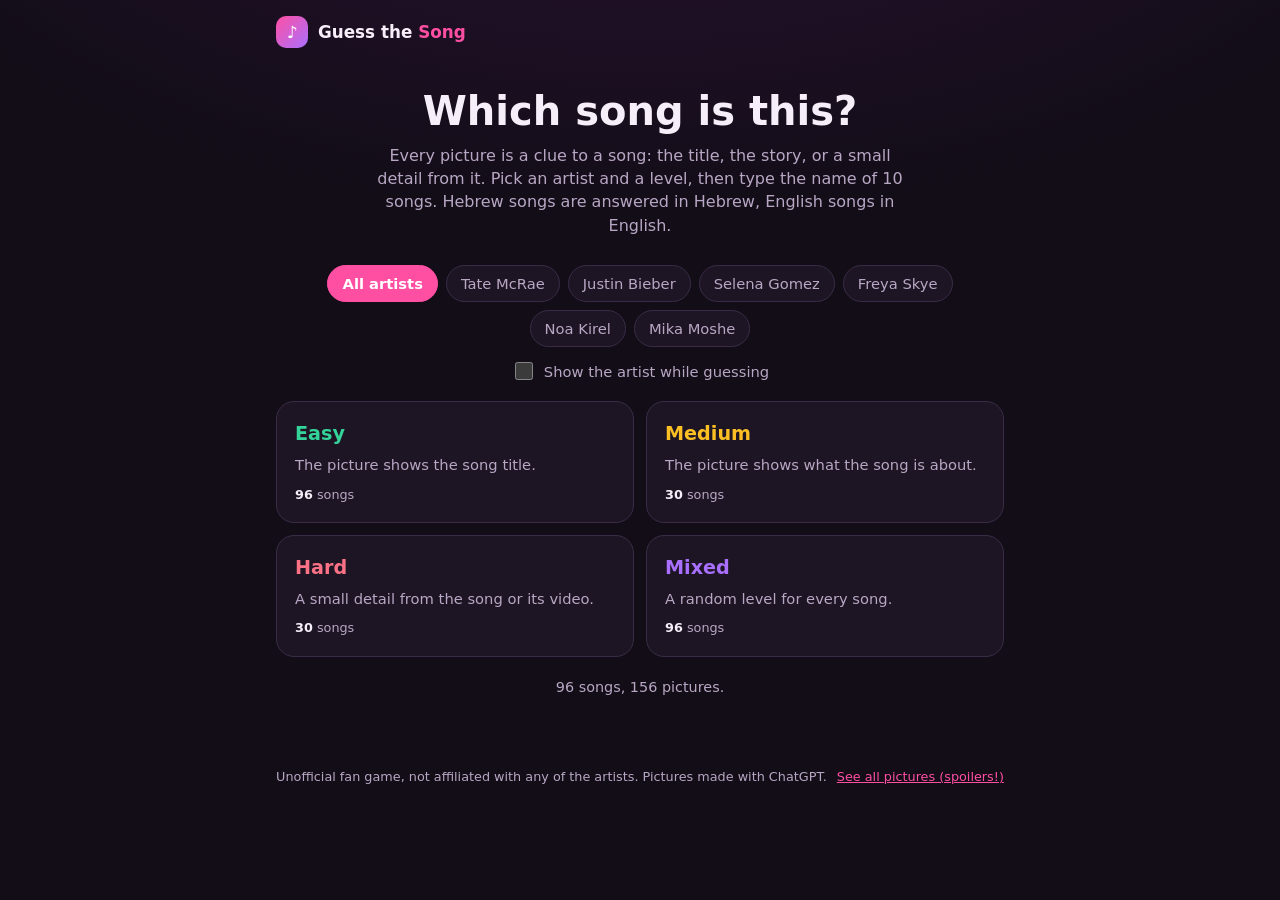
<file: index.html>
<!doctype html>
<html lang="en">
<head>
  <meta charset="utf-8">
  <meta name="viewport" content="width=device-width, initial-scale=1">
  <title>Guess the Song</title>
  <meta name="description" content="Guess the song from a picture clue: Tate McRae, Justin Bieber, Selena Gomez, Freya Skye, Noa Kirel and Mika Moshe.">
  <meta name="theme-color" content="#120d17">
  <link rel="icon" href="data:image/svg+xml,<svg xmlns='http://www.w3.org/2000/svg' viewBox='0 0 100 100'><text y='.9em' font-size='90'>🎤</text></svg>">
  <link rel="stylesheet" href="style.css">
  <meta property="og:title" content="Guess the Song">
  <meta property="og:description" content="Can you name the song from one picture? Tate McRae, Justin Bieber, Selena Gomez, Freya Skye, Noa Kirel and Mika Moshe.">
  <meta property="og:image" content="https://elddad.github.io/guess-the-tate-song/images/sports-car-easy.jpg">
  <meta property="og:url" content="https://elddad.github.io/guess-the-tate-song/">
  <meta name="twitter:card" content="summary_large_image">
</head>
<body>
  <header class="topbar">
    <button class="brand" id="home-btn" type="button" aria-label="Back to start">
      <span class="brand-mark" aria-hidden="true">♪</span>
      <span>Guess the <em>Song</em></span>
    </button>
    <div class="hud" id="hud" hidden>
      <div class="hud-item"><span class="hud-label">Score</span><span class="hud-value" id="hud-score">0</span></div>
      <div class="hud-item"><span class="hud-label">Streak</span><span class="hud-value" id="hud-streak">0</span></div>
    </div>
  </header>

  <main>
    <!-- Start -->
    <section id="screen-start" class="screen">
      <div class="intro">
        <h1>Which song is this?</h1>
        <p>Every picture is a clue to a song: the title, the story, or a small detail from it. Pick an artist and a level, then type the name of 10 songs. Hebrew songs are answered in Hebrew, English songs in English.</p>
      </div>
      <div class="artists" id="artists" role="group" aria-label="Artist"></div>
      <label class="setting">
        <input type="checkbox" id="show-artist">
        <span>Show the artist while guessing</span>
      </label>
      <div class="levels" id="levels"></div>
      <p class="status" id="start-status"></p>
    </section>

    <!-- Playing -->
    <section id="screen-play" class="screen" hidden>
      <div class="progress">
        <div class="progress-text"><span id="q-number">1</span> / <span id="q-total">10</span></div>
        <div class="progress-bar"><div class="progress-fill" id="progress-fill"></div></div>
        <span class="badge" id="q-level">Easy</span>
      </div>

      <figure class="clue">
        <div class="clue-frame" id="clue-frame">
          <img id="clue-img" alt="Picture clue" decoding="async">
        </div>
        <figcaption class="info-hint" id="info-hint" hidden></figcaption>
      </figure>

      <p class="answer-lang" id="answer-lang"></p>
      <form class="guess" id="guess-form" autocomplete="off">
        <input id="guess-input" class="guess-input" type="text" placeholder="Type the song name…"
               autocomplete="off" autocorrect="off" autocapitalize="off" spellcheck="false"
               enterkeyhint="go" aria-label="Song name">
        <button type="submit" class="btn primary" id="guess-btn">Guess</button>
      </form>
      <p class="guess-msg" id="guess-msg" aria-live="polite"></p>

      <div class="hint-row">
        <button type="button" class="btn ghost" id="hint-btn">Hint</button>
        <button type="button" class="btn ghost" id="giveup-btn">Give up</button>
      </div>

      <div class="feedback" id="feedback" hidden>
        <p class="feedback-title" id="feedback-title"></p>
        <p class="feedback-idea" id="feedback-idea"></p>
        <p class="feedback-guesses" id="feedback-guesses" hidden></p>
        <button type="button" class="btn primary" id="next-btn">Next song</button>
      </div>
    </section>

    <!-- Results -->
    <section id="screen-end" class="screen" hidden>
      <div class="result-card">
        <p class="result-label" id="end-level">Easy</p>
        <p class="result-score"><span id="end-score">0</span><small> / <span id="end-max">0</span></small></p>
        <p class="result-line" id="end-line"></p>
        <p class="result-best" id="end-best"></p>
        <div class="result-actions">
          <button type="button" class="btn primary" id="again-btn">Play again</button>
          <button type="button" class="btn ghost" id="change-btn">Change level</button>
        </div>
      </div>
      <ol class="recap" id="recap"></ol>
    </section>
  </main>

  <footer class="site-footer">
    Unofficial fan game, not affiliated with any of the artists. Pictures made with ChatGPT.
    <a href="gallery.html">See all pictures (spoilers!)</a>
  </footer>

  <script src="data/bundle.js"></script>
  <script src="game.js"></script>
</body>
</html>
</file>
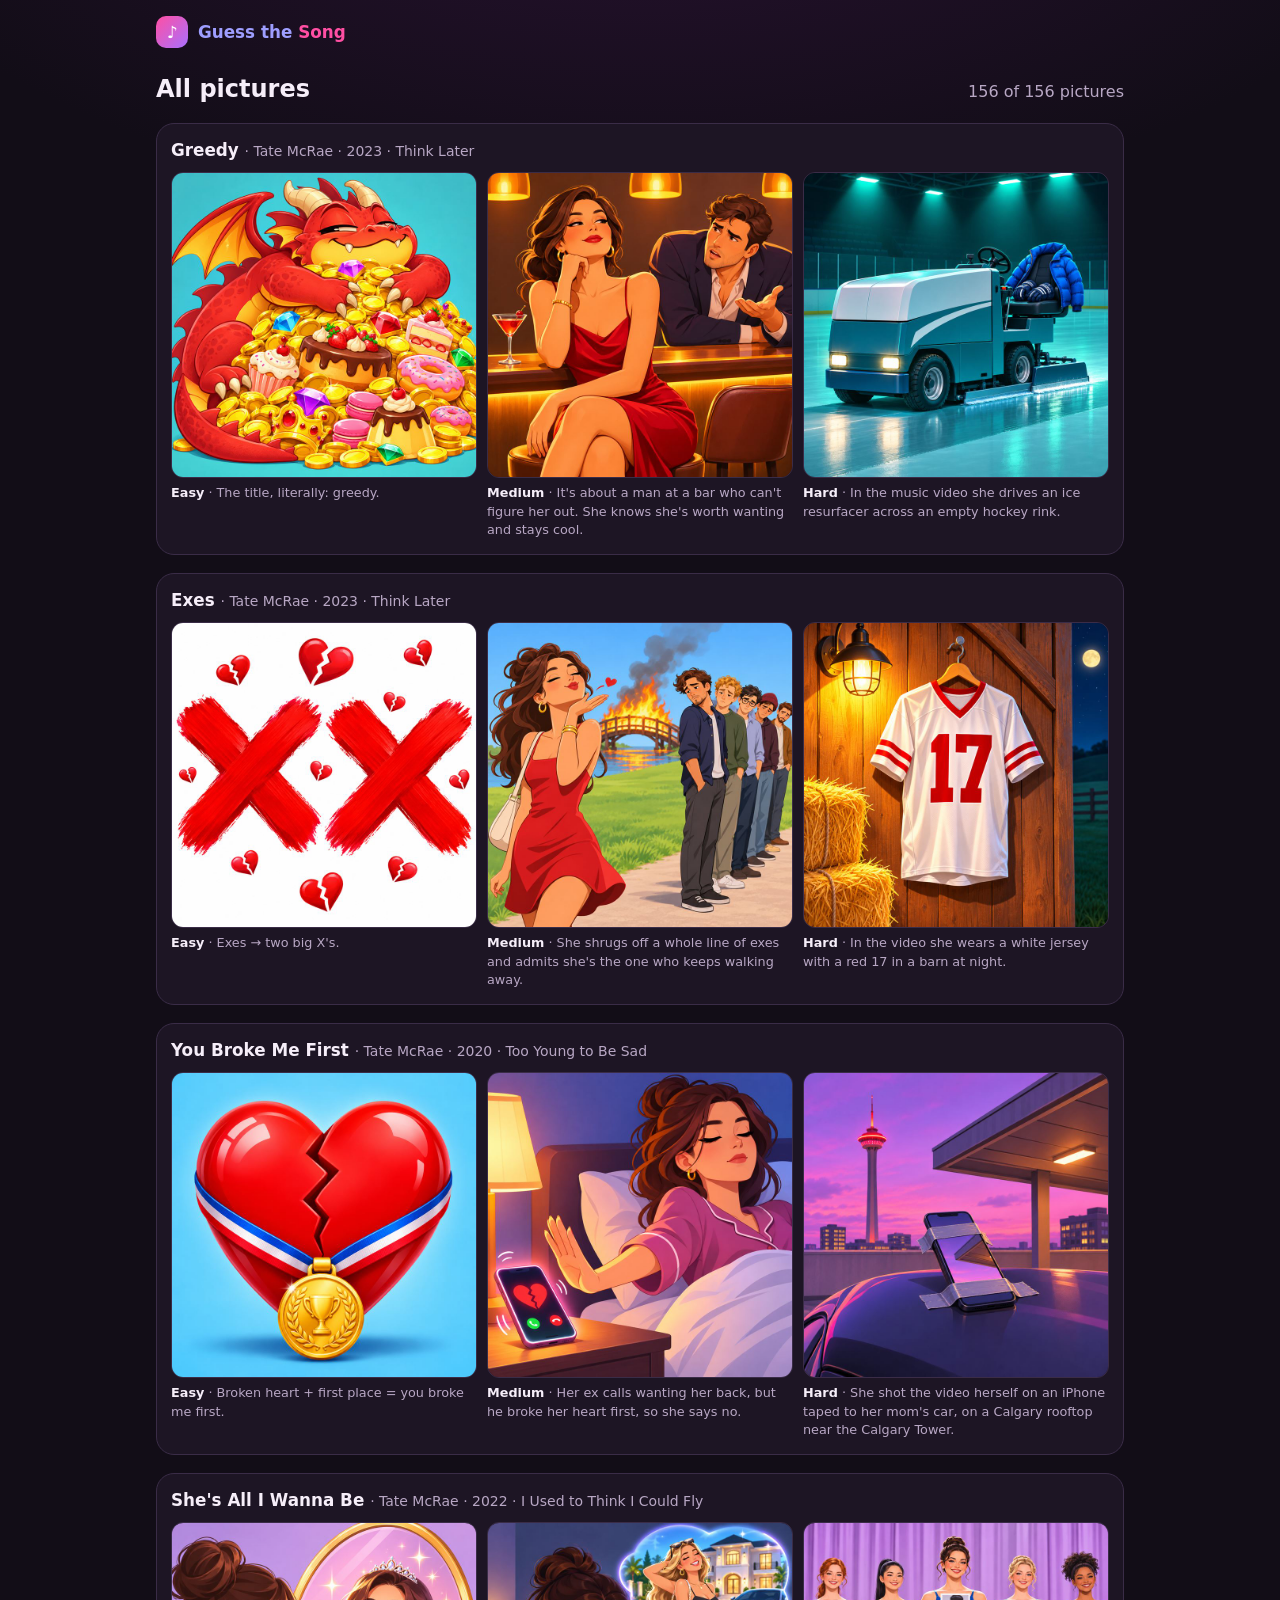
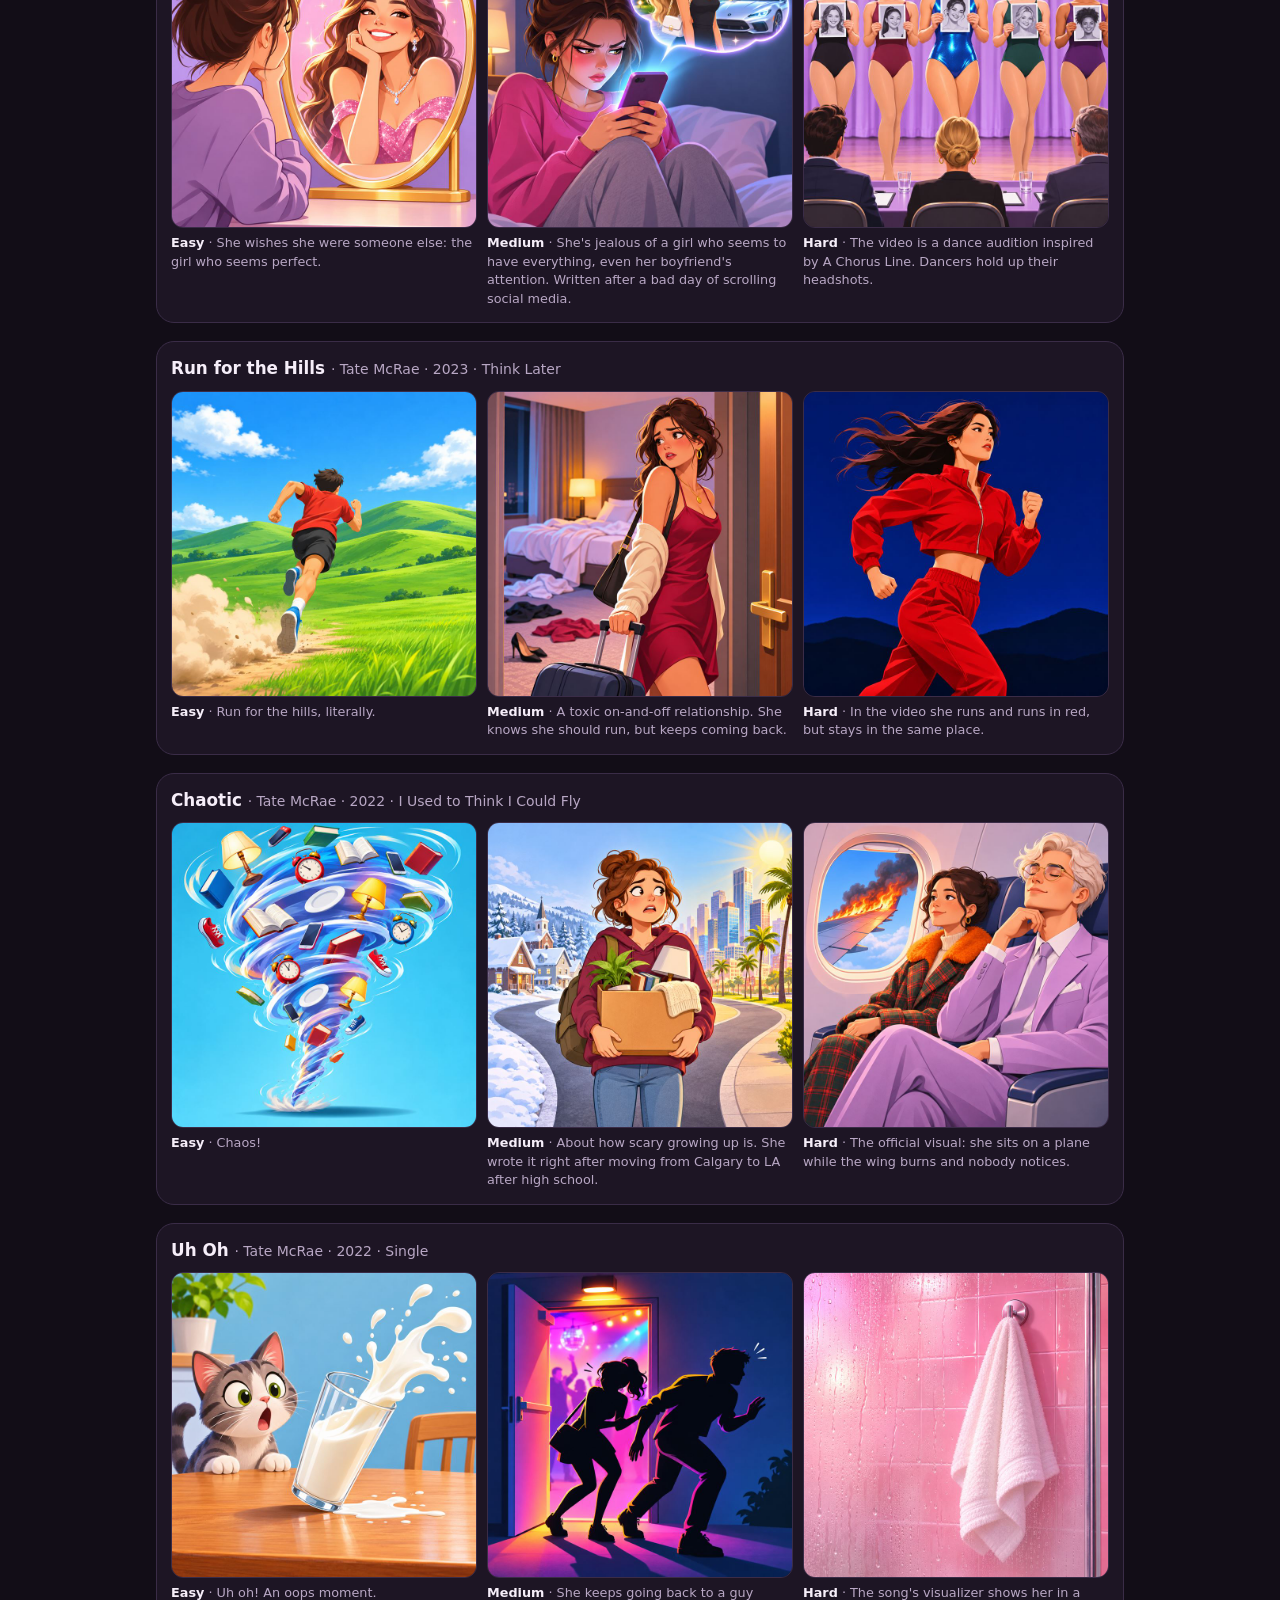
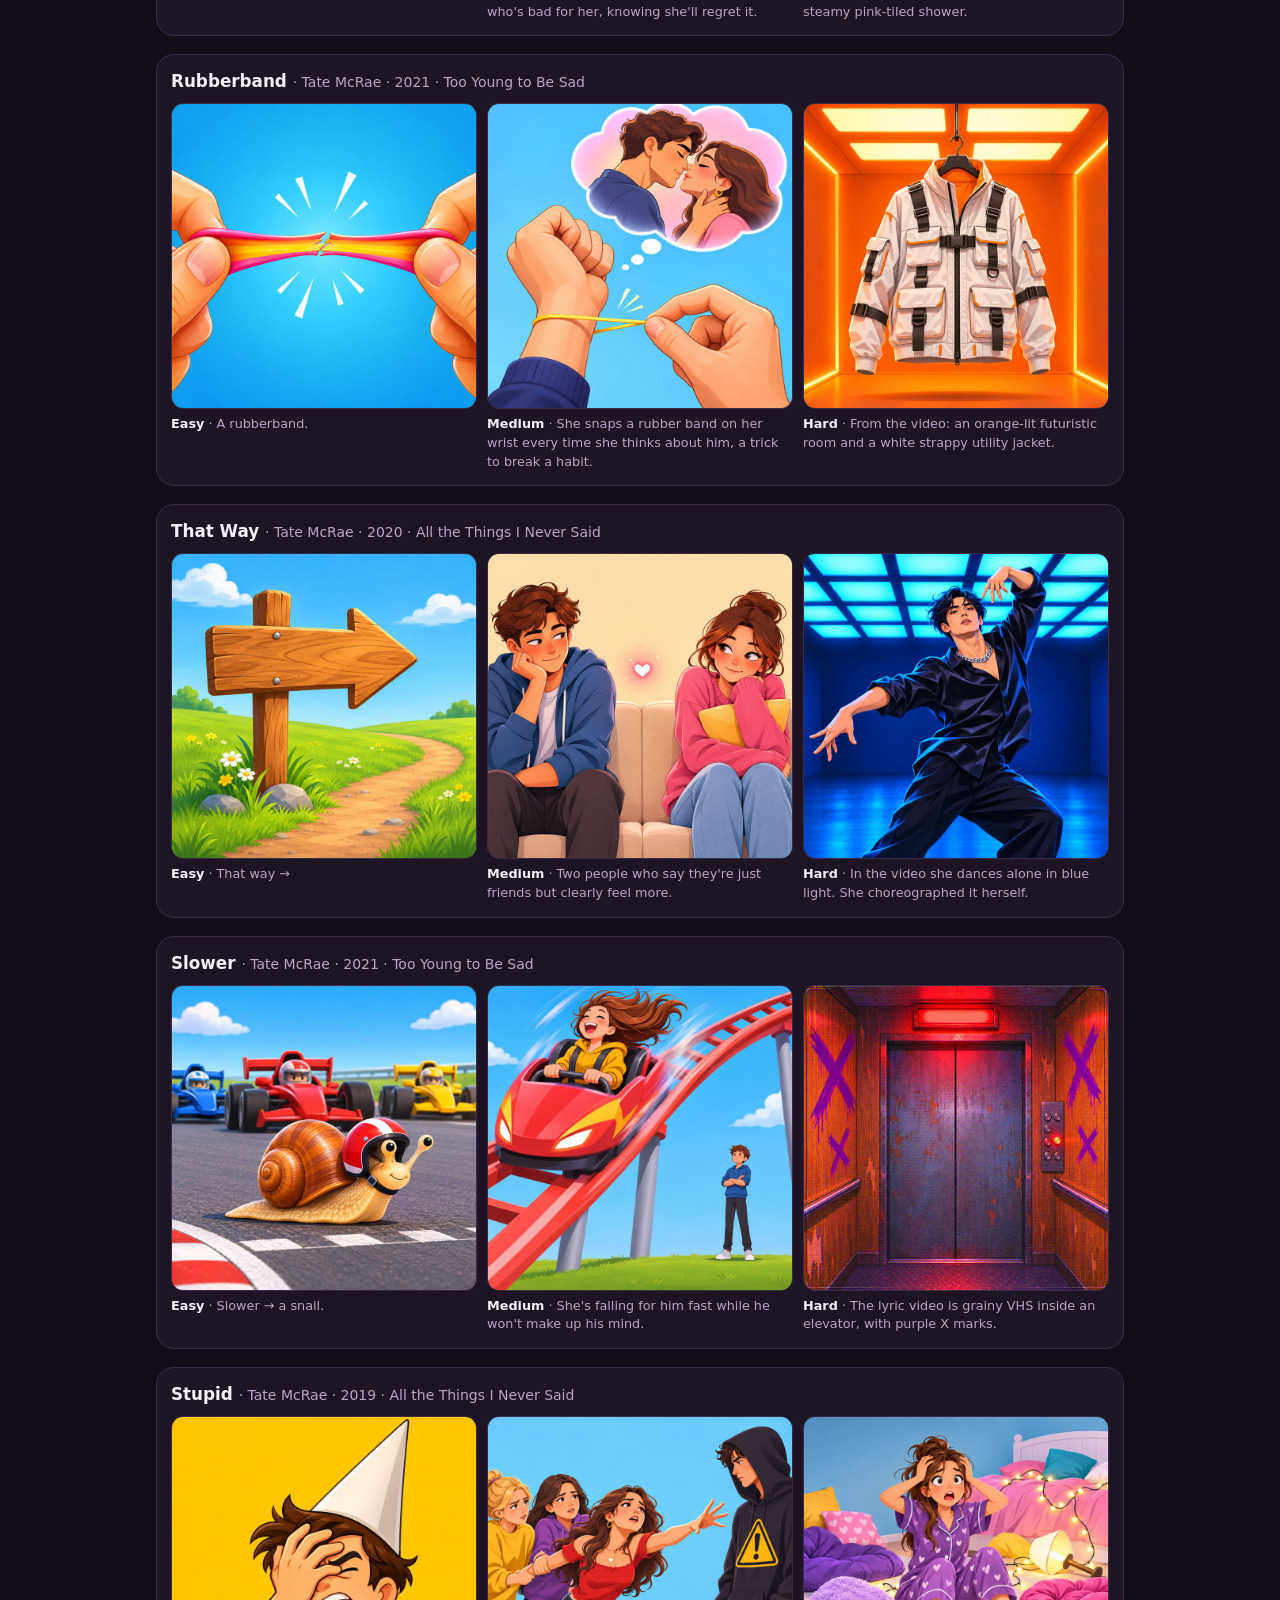
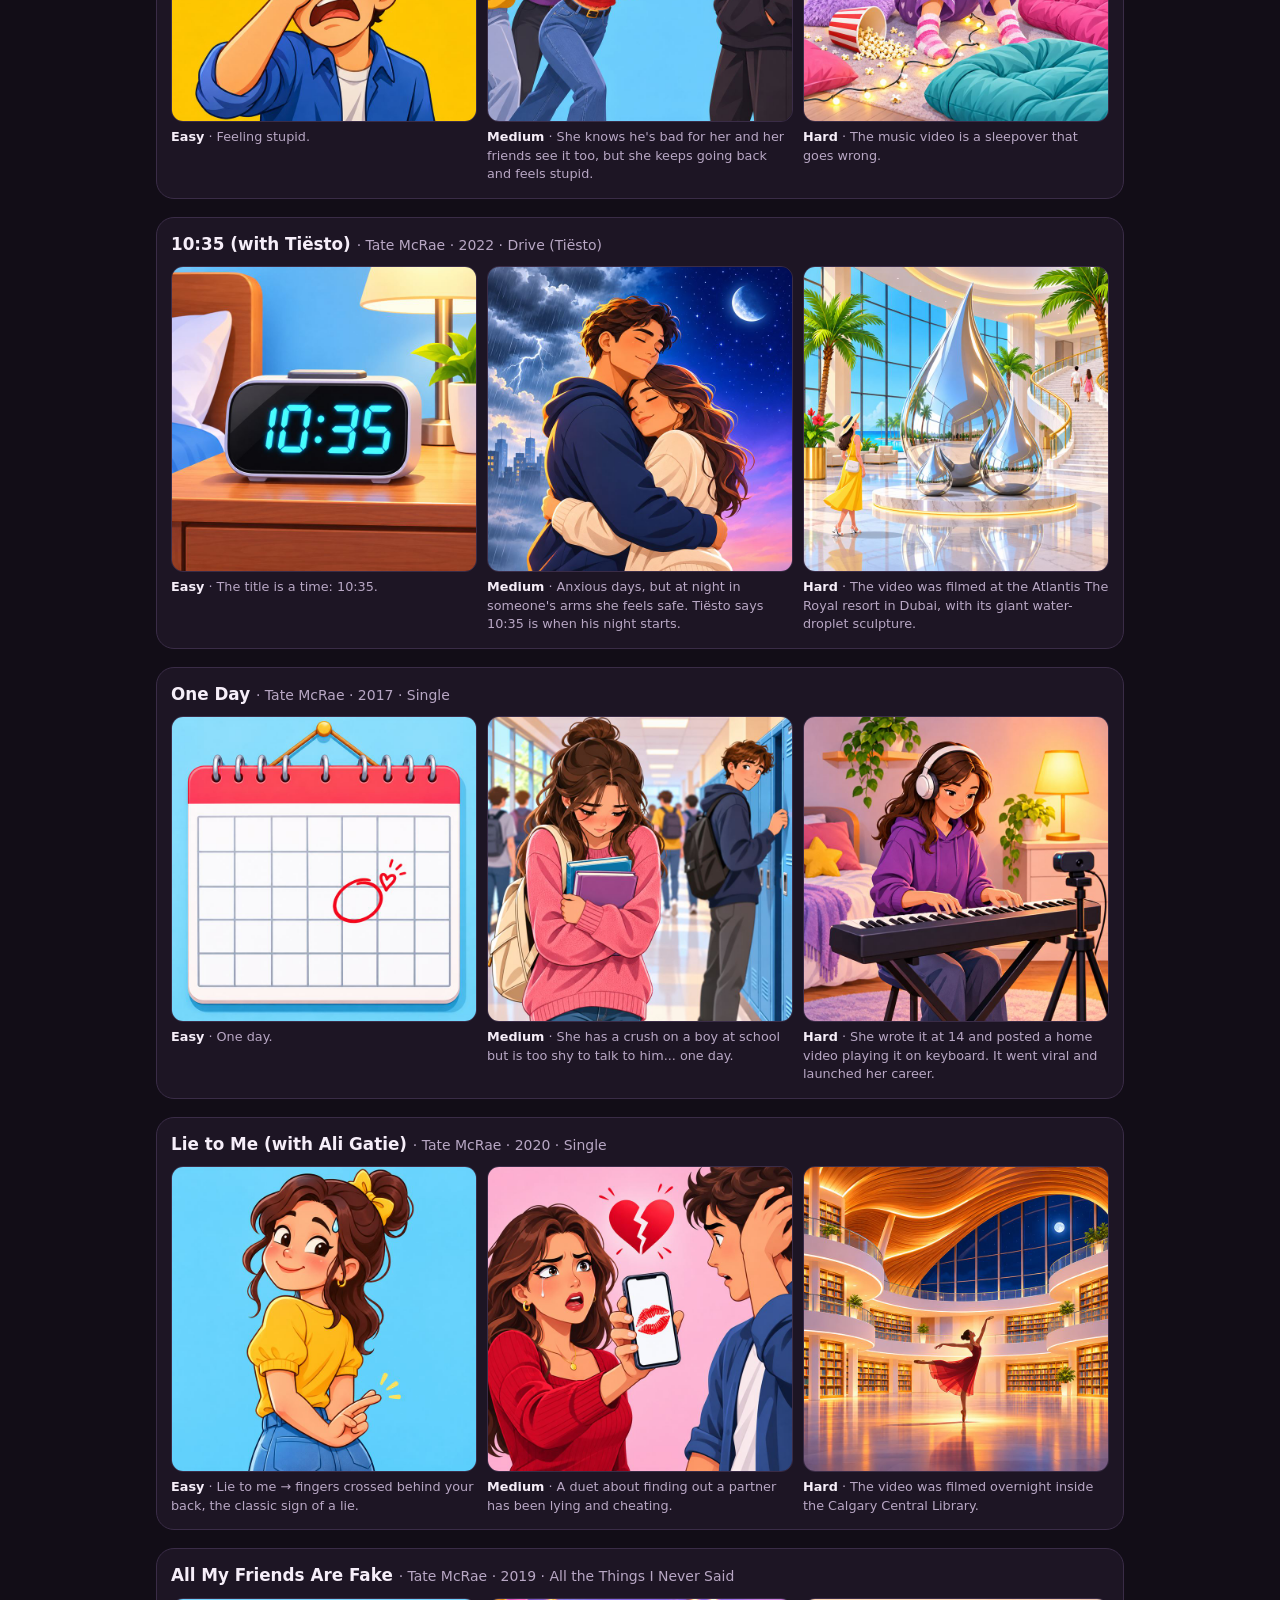
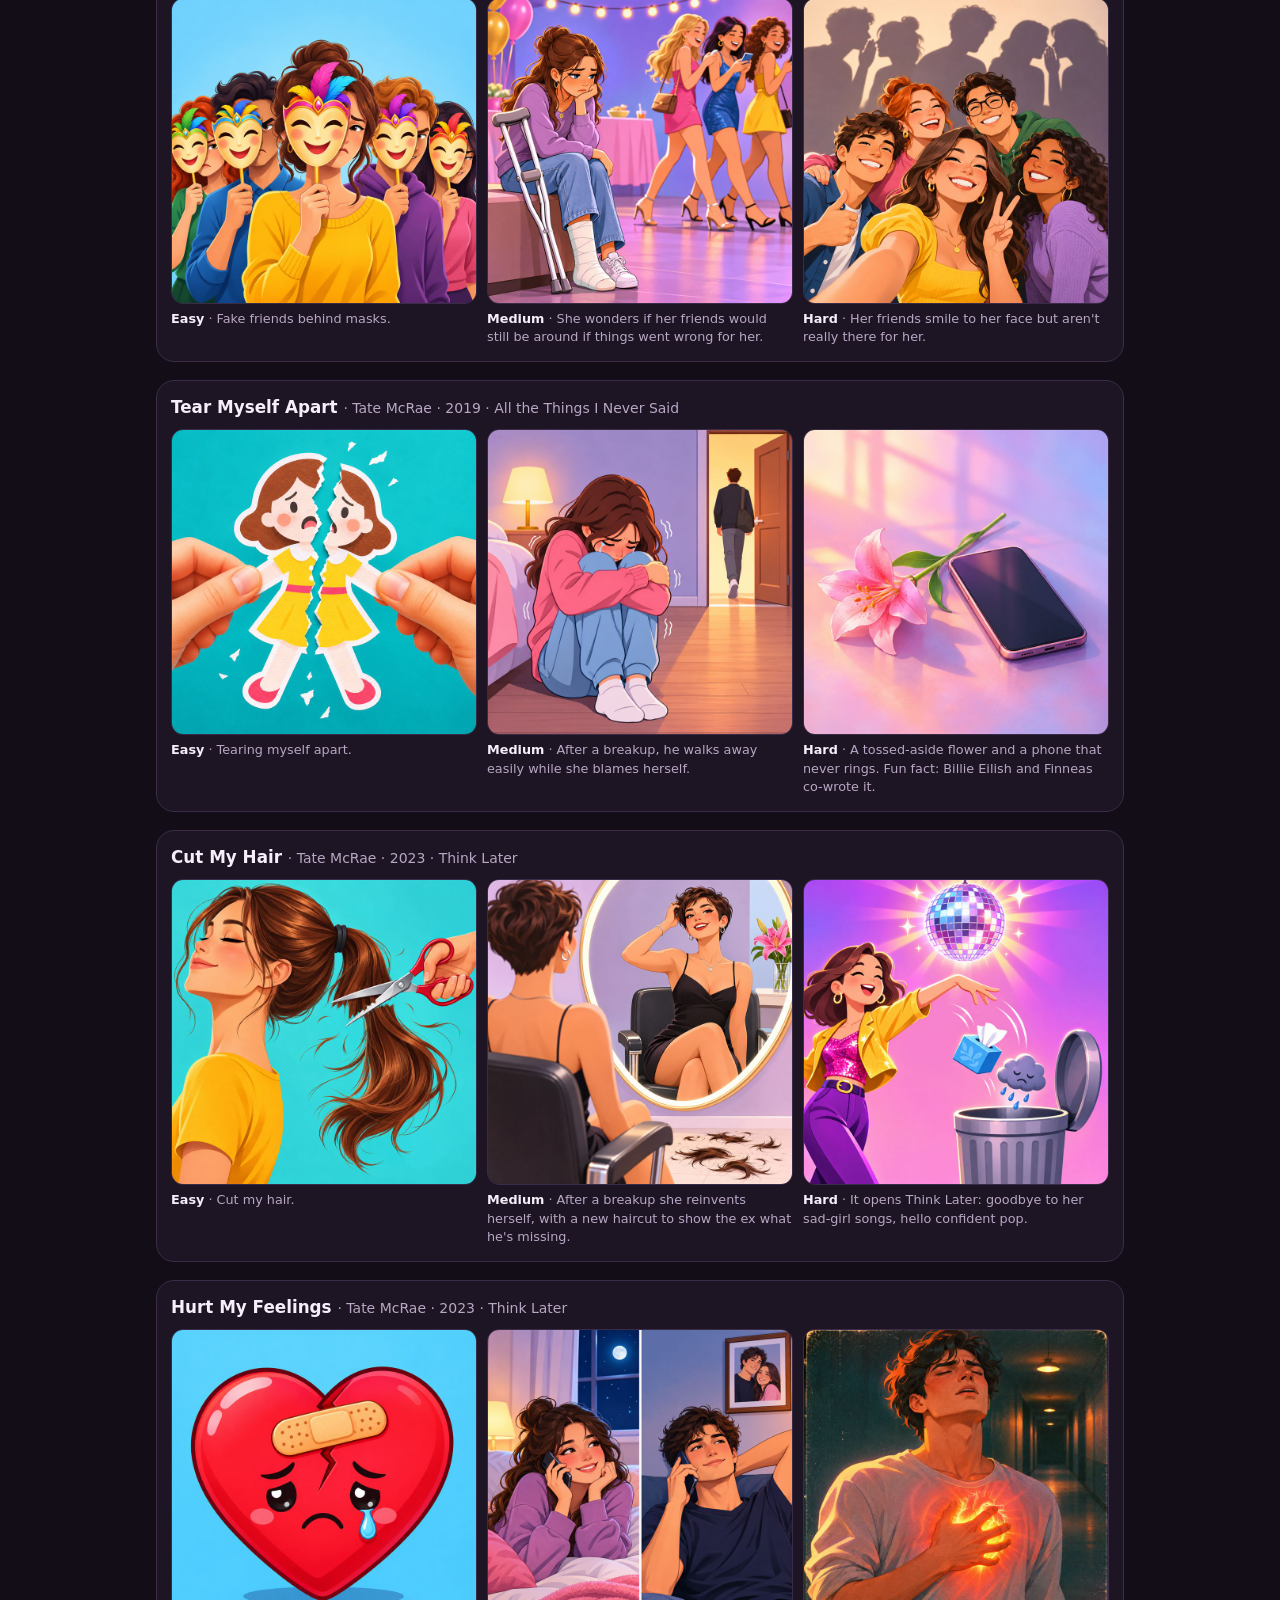
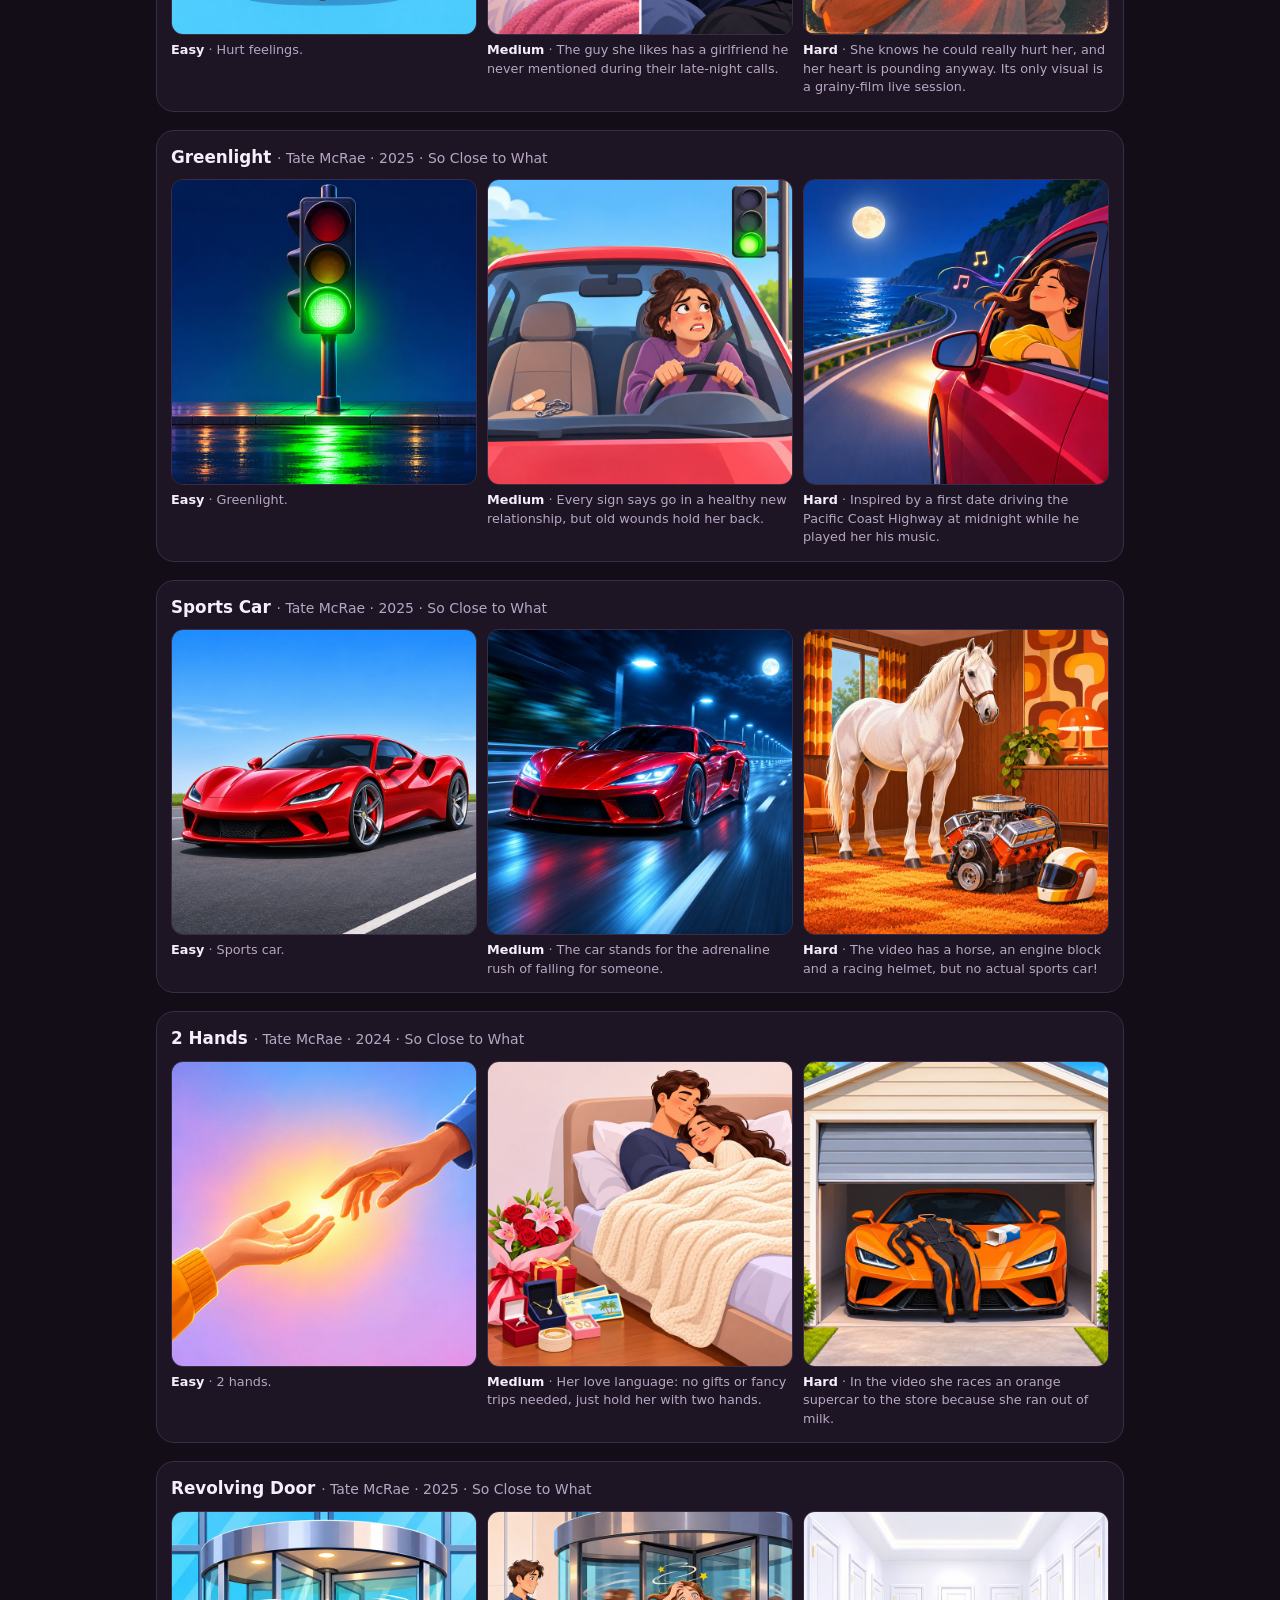
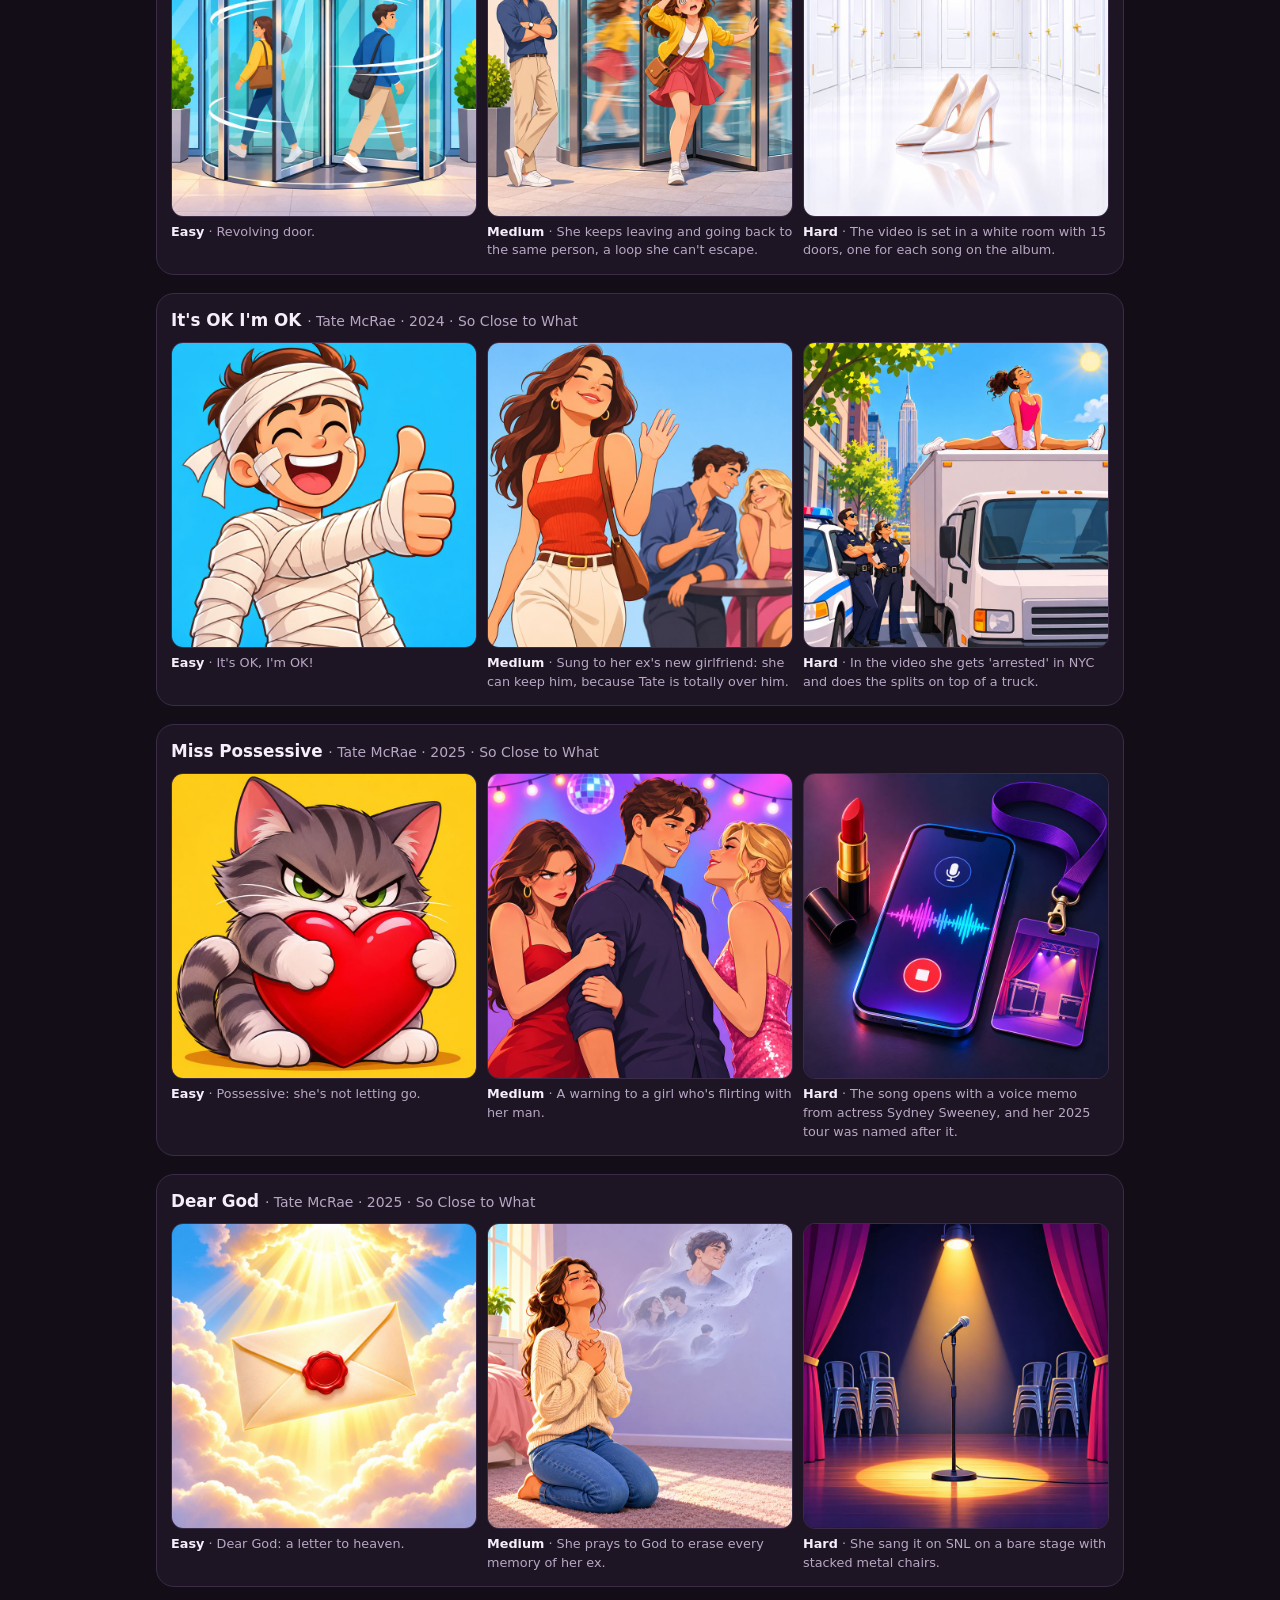
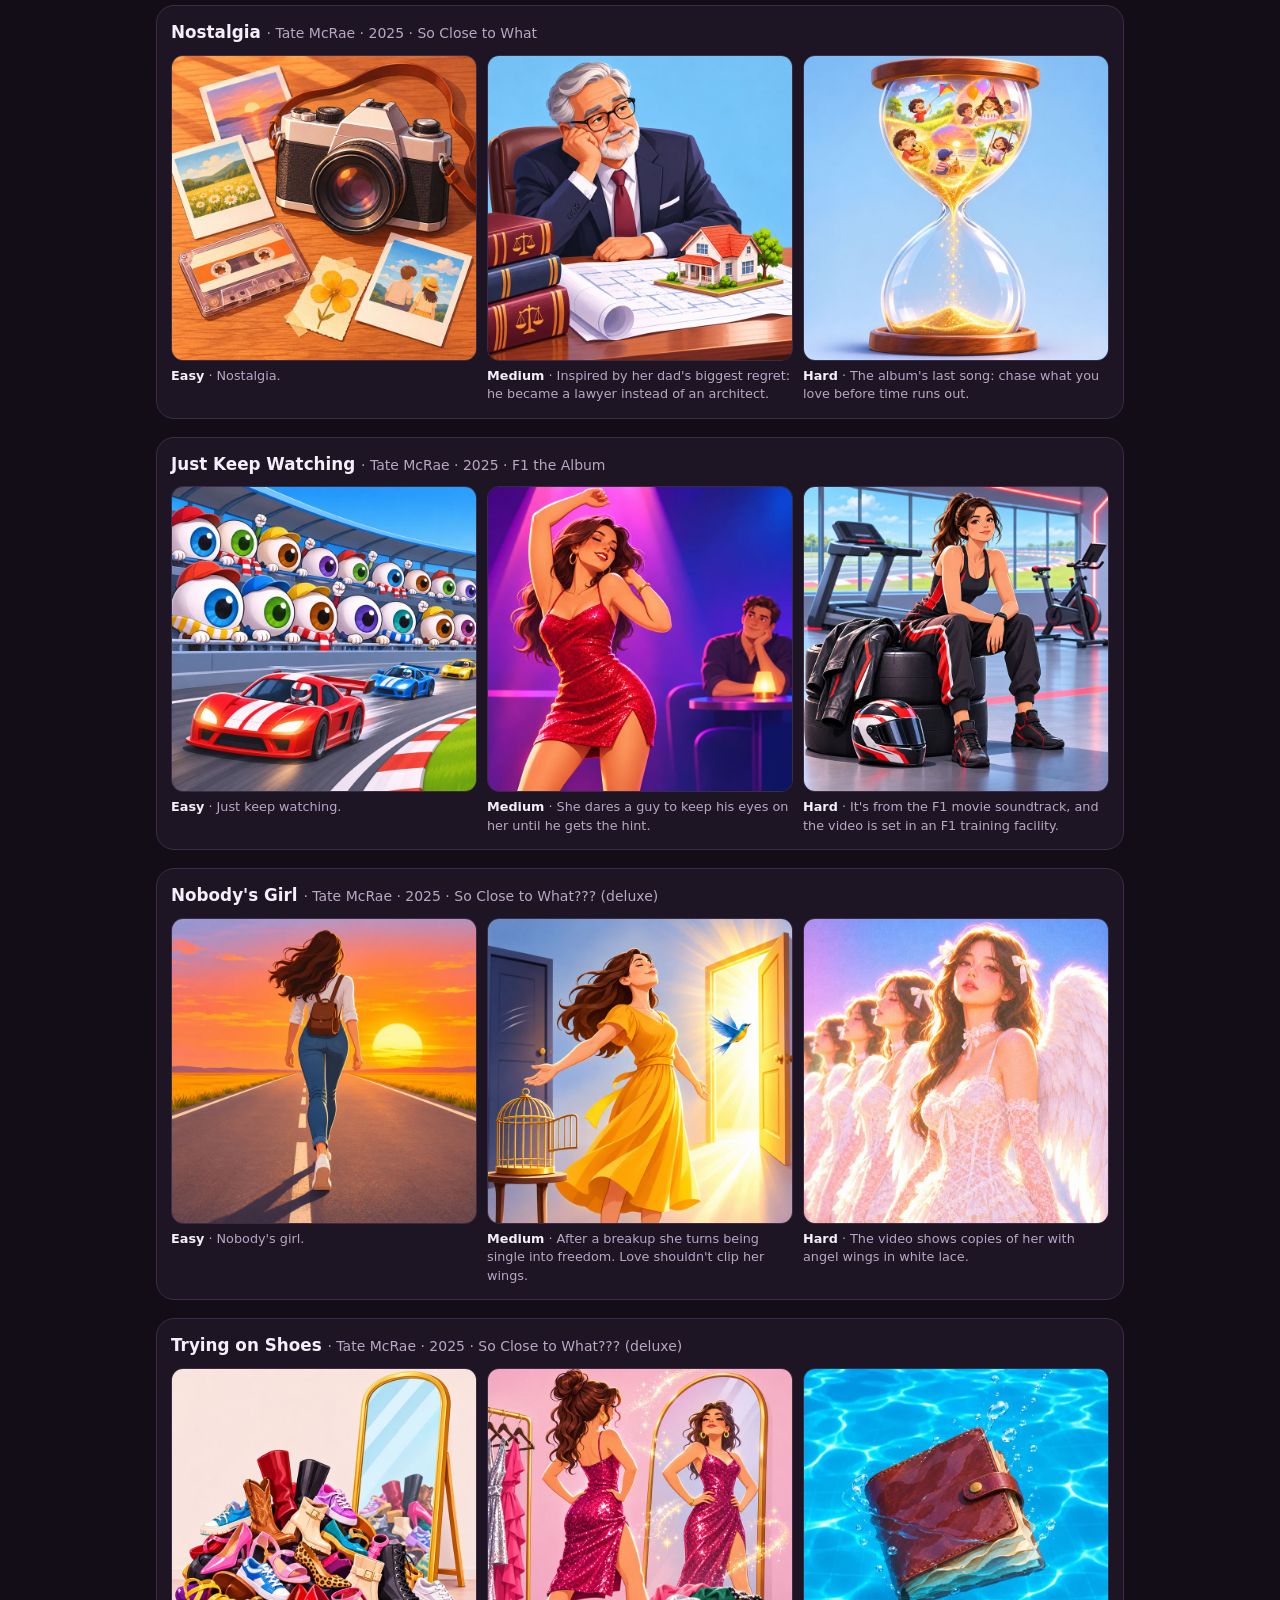
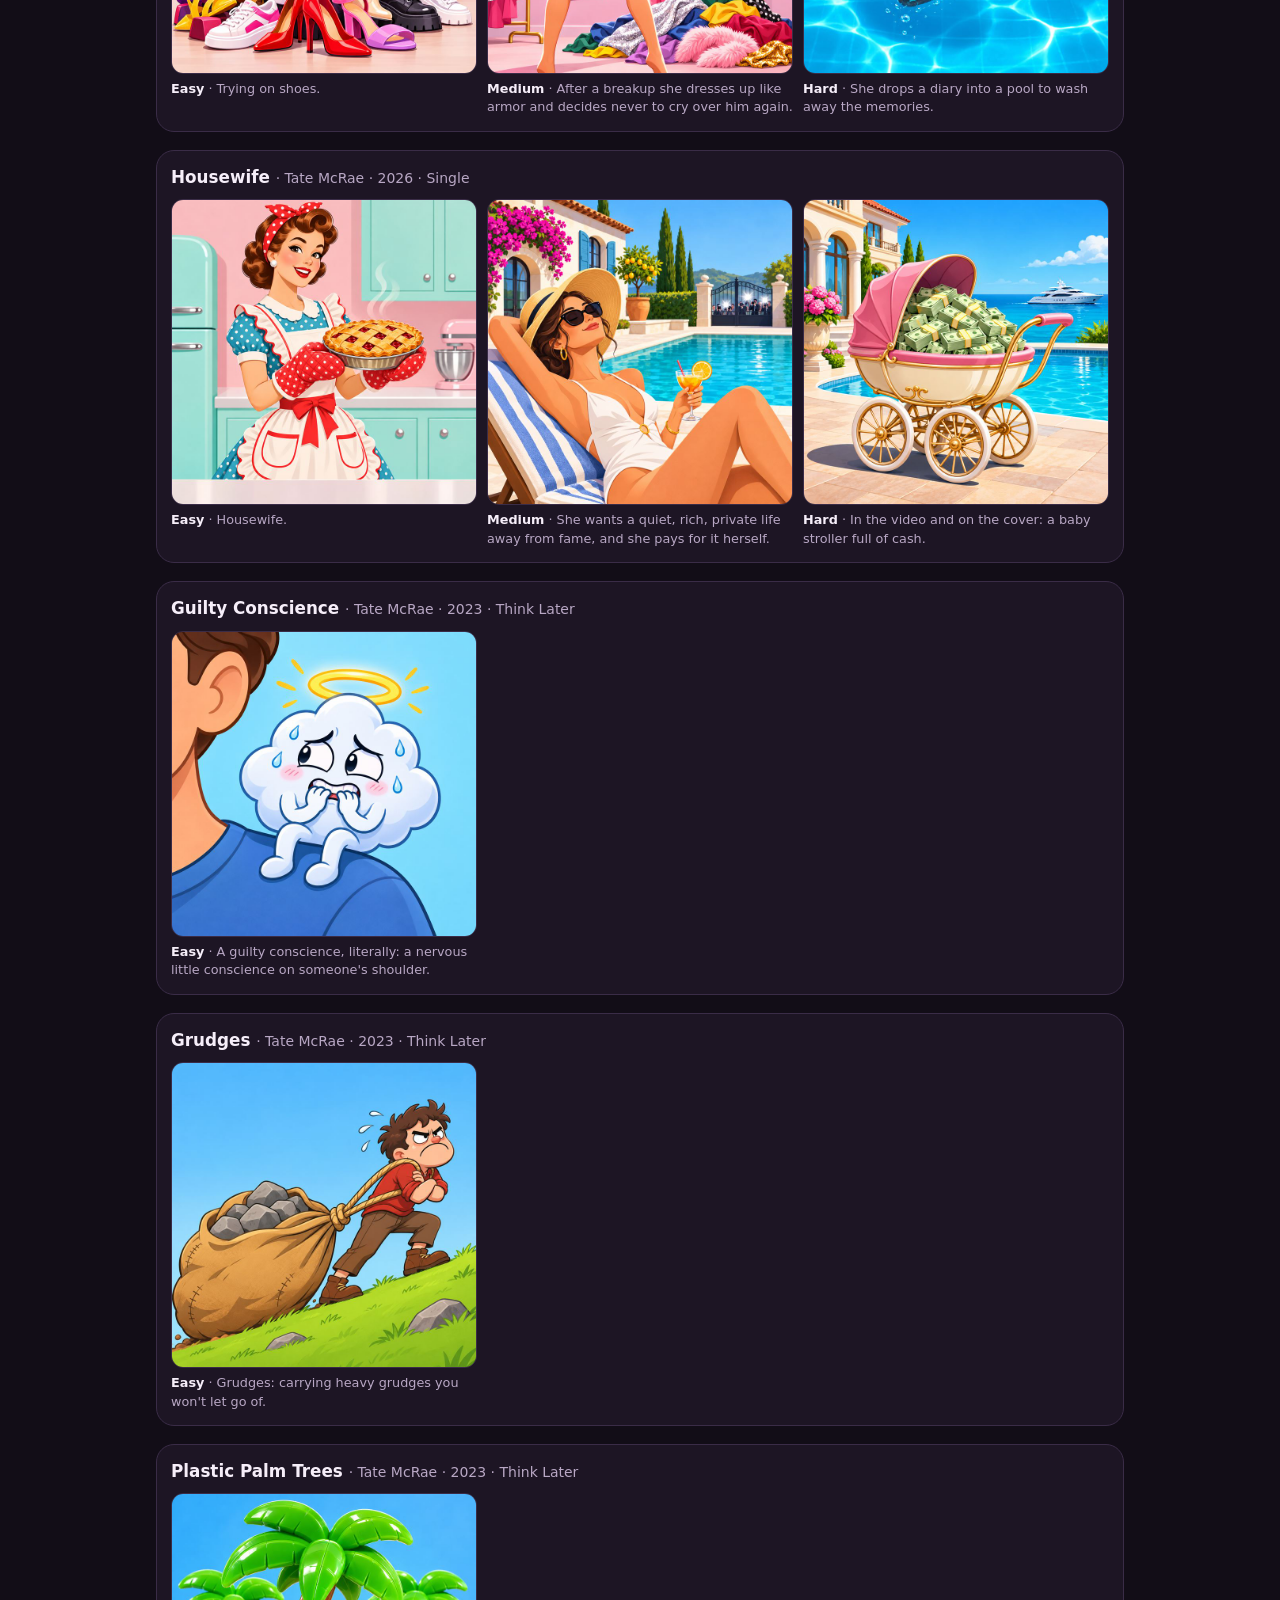
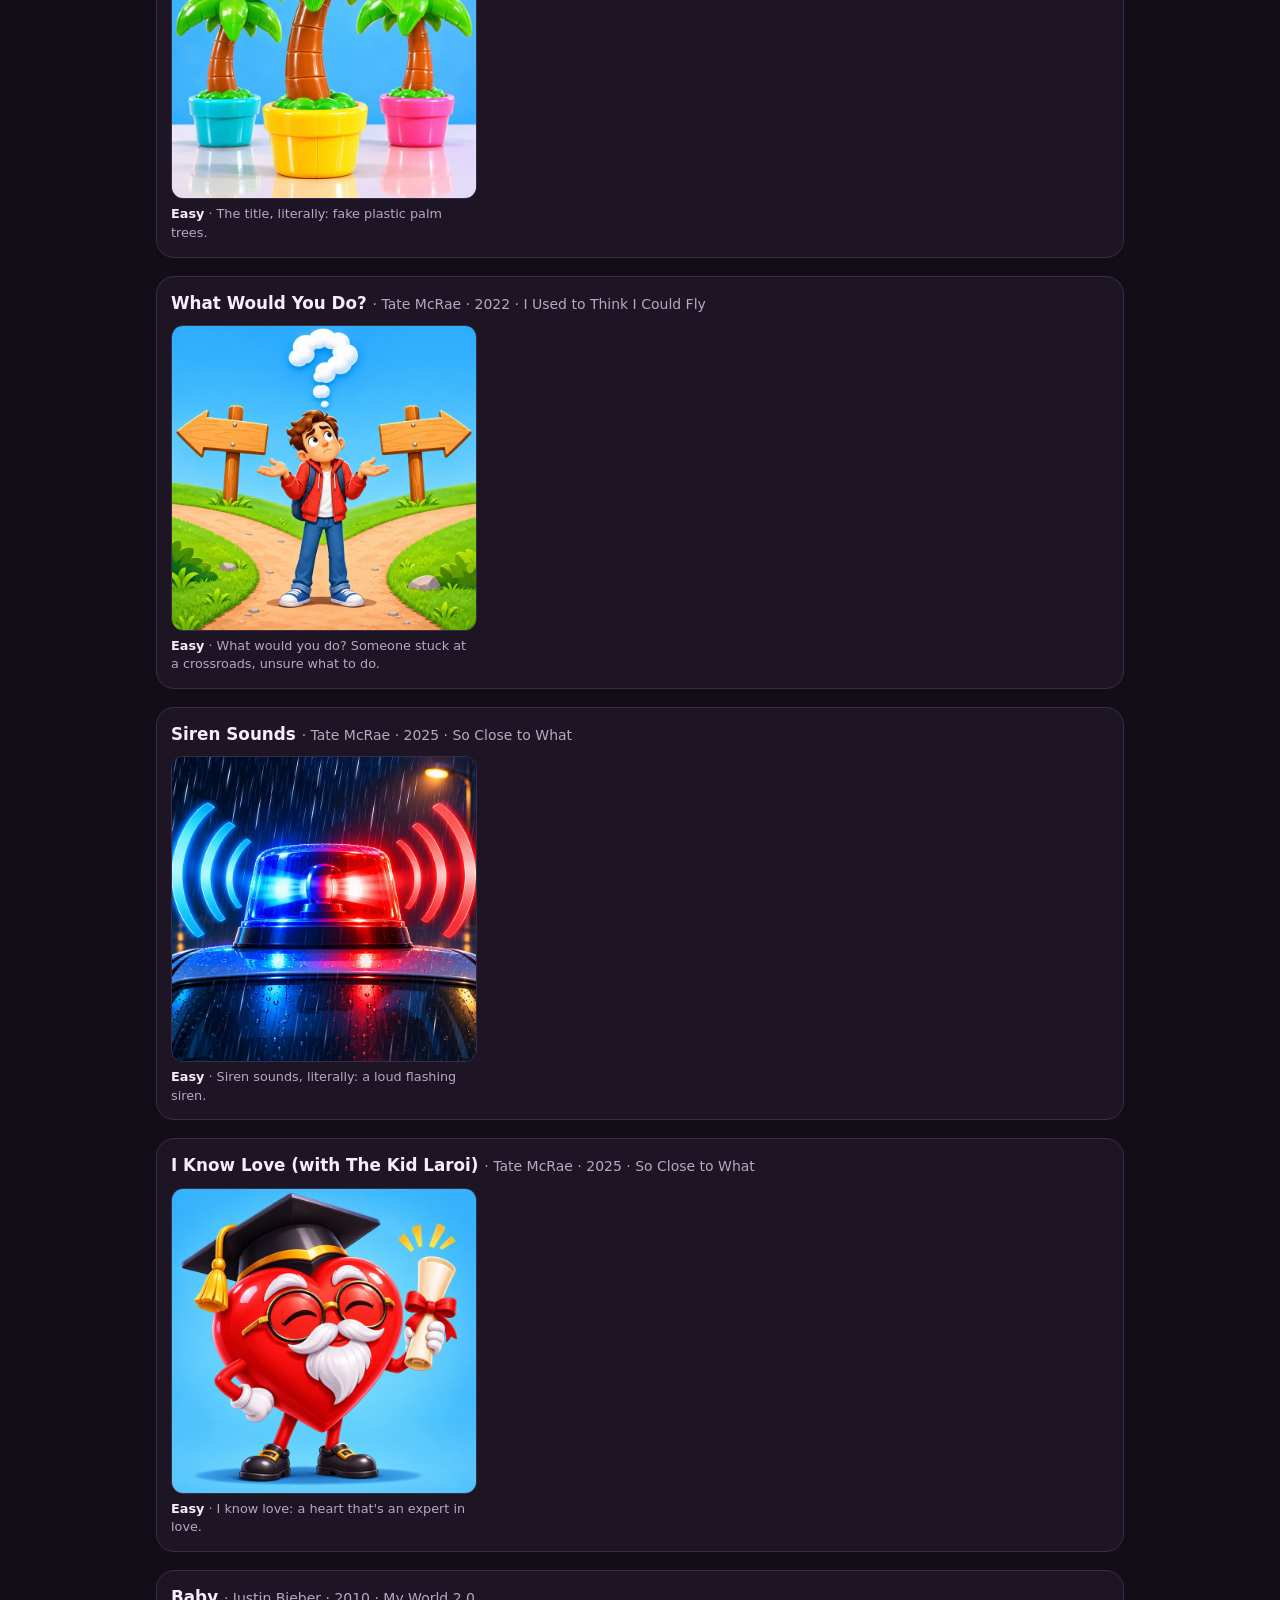
<file: gallery.html>
<!doctype html>
<html lang="en">
<head>
  <meta charset="utf-8">
  <meta name="viewport" content="width=device-width, initial-scale=1">
  <title>All Pictures</title>
  <link rel="stylesheet" href="style.css">
  <style>
    .gallery-head { display: flex; align-items: baseline; justify-content: space-between; gap: 12px; flex-wrap: wrap; margin: 8px 0 16px; }
    .gallery-head h1 { margin: 0; font-size: 1.5rem; }
    .gallery-head p { margin: 0; color: var(--muted); }
    .song { margin-bottom: 18px; padding: 14px; border-radius: var(--radius); background: var(--card); border: 1px solid var(--line); }
    .song h2 { margin: 0 0 10px; font-size: 1.05rem; }
    .song h2 small { color: var(--muted); font-weight: 400; }
    .row { display: grid; grid-template-columns: repeat(3, minmax(0, 1fr)); gap: 10px; }
    .pic { margin: 0; }
    .pic img, .pic .missing { width: 100%; aspect-ratio: 1; object-fit: cover; border-radius: 12px; border: 1px solid var(--line); display: block; background: var(--card-2); }
    .pic .missing { display: grid; place-items: center; color: var(--muted); font-size: 0.85rem; }
    .pic figcaption { margin-top: 6px; font-size: 0.8rem; color: var(--muted); }
    .pic figcaption b { color: var(--text); }
    main { max-width: 1000px; }
  </style>
</head>
<body>
  <header class="topbar" style="max-width: 1000px">
    <a class="brand" href="./" style="text-decoration:none"><span class="brand-mark" aria-hidden="true">♪</span><span>Guess the <em>Song</em></span></a>
  </header>
  <main>
    <div class="gallery-head">
      <h1>All pictures</h1>
      <p id="count"></p>
    </div>
    <div id="list"></div>
  </main>
  <script src="data/bundle.js"></script>
  <script>
    (async () => {
      const LEVELS = ['easy', 'medium', 'hard'];
      const B = window.GAME_DATA;
      const ext = B?.imageExt || 'png';
      let songs, artists, ready = null;
      if (B) { songs = B.songs; artists = B.artists || []; ready = new Set(B.images); }
      else {
        const data = await (await fetch('data/songs.json', { cache: 'no-store' })).json();
        songs = data.songs; artists = data.artists || [];
        try { const r = await fetch('data/images.json', { cache: 'no-store' }); if (r.ok) ready = new Set(await r.json()); } catch {}
      }
      const list = document.getElementById('list');
      let have = 0, all = 0;
      const artistName = (id) => artists.find((a) => a.id === id)?.name || '';
      for (const song of songs) {
        const box = document.createElement('section');
        box.className = 'song';
        const h = document.createElement('h2');
        h.innerHTML = `${song.title}${song.with ? ` (with ${song.with})` : ''} <small>· ${artistName(song.artist)} · ${song.year} · ${song.album}</small>`;
        if (song.lang === 'he') h.dir = 'auto';
        const row = document.createElement('div');
        row.className = 'row';
        for (const level of LEVELS.filter((l) => song.levels[l])) {
          all++;
          const path = `images/${song.id}-${level}.${ext}`;
          const fig = document.createElement('figure');
          fig.className = 'pic';
          if (!ready || ready.has(path)) {
            const img = document.createElement('img');
            img.src = path; img.loading = 'lazy'; img.alt = `${song.title} ${level}`;
            fig.appendChild(img);
            have++;
          } else {
            const m = document.createElement('div');
            m.className = 'missing'; m.textContent = 'Not made yet';
            fig.appendChild(m);
          }
          const cap = document.createElement('figcaption');
          cap.innerHTML = `<b>${level[0].toUpperCase() + level.slice(1)}</b> · ${song.levels[level].idea}`;
          fig.appendChild(cap);
          row.appendChild(fig);
        }
        box.append(h, row);
        list.appendChild(box);
      }
      document.getElementById('count').textContent = `${have} of ${all} pictures`;
    })();
  </script>
</body>
</html>
</file>
<file: style.css>
:root {
  color-scheme: dark;
  --bg: #120d17;
  --bg-glow: #2a1233;
  --card: #1d1524;
  --card-2: #261c30;
  --line: #3a2c47;
  --text: #f6eef9;
  --muted: #b8a7c4;
  --accent: #ff4fa3;
  --accent-2: #a970ff;
  --good: #34d399;
  --bad: #fb7185;
  --easy: #34d399;
  --medium: #fbbf24;
  --hard: #fb7185;
  --mixed: #a970ff;
  --radius: 18px;
  --font: "Segoe UI", system-ui, -apple-system, Roboto, "Helvetica Neue", Arial, sans-serif;
}

* { box-sizing: border-box; }

html, body { margin: 0; }

body {
  min-height: 100vh;
  background:
    radial-gradient(1200px 600px at 50% -200px, var(--bg-glow), transparent 70%),
    var(--bg);
  color: var(--text);
  font-family: var(--font);
  line-height: 1.45;
  -webkit-font-smoothing: antialiased;
}

button { font: inherit; color: inherit; }

[hidden] { display: none !important; }

/* Top bar */
.topbar {
  display: flex;
  align-items: center;
  justify-content: space-between;
  gap: 12px;
  max-width: 760px;
  margin: 0 auto;
  padding: 16px;
}

.brand {
  display: flex;
  align-items: center;
  gap: 10px;
  background: none;
  border: 0;
  padding: 0;
  font-weight: 700;
  font-size: 1.05rem;
  cursor: pointer;
}
.brand em { font-style: normal; color: var(--accent); }
.brand-mark {
  display: grid;
  place-items: center;
  width: 32px;
  height: 32px;
  border-radius: 10px;
  background: linear-gradient(135deg, var(--accent), var(--accent-2));
  color: #fff;
}

.hud { display: flex; gap: 8px; }
.hud-item {
  display: flex;
  flex-direction: column;
  align-items: flex-end;
  padding: 4px 12px;
  border-radius: 12px;
  background: var(--card);
  border: 1px solid var(--line);
}
.hud-label { font-size: 0.7rem; text-transform: uppercase; letter-spacing: 0.08em; color: var(--muted); }
.hud-value { font-weight: 700; font-variant-numeric: tabular-nums; }

main {
  max-width: 760px;
  margin: 0 auto;
  padding: 0 16px 48px;
}

/* Start */
.intro { text-align: center; margin: 24px 0 28px; }
.intro h1 { font-size: clamp(1.7rem, 5vw, 2.5rem); line-height: 1.15; margin: 0 0 10px; }
.intro p { color: var(--muted); margin: 0 auto; max-width: 52ch; }

.artists {
  display: flex;
  flex-wrap: wrap;
  justify-content: center;
  gap: 8px;
  margin: 0 0 18px;
}
.artist-chip {
  padding: 7px 14px;
  border-radius: 99px;
  background: var(--card);
  border: 1px solid var(--line);
  color: var(--muted);
  font-size: 0.92rem;
  cursor: pointer;
  transition: border-color 0.15s, background 0.15s, color 0.15s;
}
.artist-chip:hover, .artist-chip:focus-visible { border-color: var(--accent); color: var(--text); outline: none; }
.artist-chip[aria-pressed="true"] { background: var(--accent); border-color: var(--accent); color: #fff; font-weight: 700; }

.setting {
  display: flex;
  width: fit-content;
  align-items: center;
  gap: 8px;
  margin: -6px auto 18px;
  color: var(--muted);
  font-size: 0.92rem;
  cursor: pointer;
}
.setting input { width: 18px; height: 18px; accent-color: var(--accent); cursor: pointer; }
.setting:hover { color: var(--text); }

.answer-lang { margin: -4px 0 8px; font-size: 0.85rem; color: var(--muted); }
.answer-lang strong { color: var(--text); }

.levels {
  display: grid;
  grid-template-columns: repeat(2, minmax(0, 1fr));
  gap: 12px;
}

.level-card {
  --tone: var(--accent);
  display: flex;
  flex-direction: column;
  align-items: flex-start;
  gap: 6px;
  padding: 18px;
  text-align: left;
  background: var(--card);
  border: 1px solid var(--line);
  border-radius: var(--radius);
  cursor: pointer;
  transition: transform 0.15s, border-color 0.15s, background 0.15s;
}
.level-card:hover:not(:disabled), .level-card:focus-visible { border-color: var(--tone); background: var(--card-2); transform: translateY(-2px); outline: none; }
.level-card:disabled { opacity: 0.45; cursor: not-allowed; }
.level-card[data-level="easy"] { --tone: var(--easy); }
.level-card[data-level="medium"] { --tone: var(--medium); }
.level-card[data-level="hard"] { --tone: var(--hard); }
.level-card[data-level="mixed"] { --tone: var(--mixed); }
.level-name { font-size: 1.2rem; font-weight: 700; color: var(--tone); }
.level-desc { color: var(--muted); font-size: 0.92rem; }
.level-meta { font-size: 0.8rem; color: var(--muted); margin-top: 4px; }
.level-meta strong { color: var(--text); }

.status { text-align: center; color: var(--muted); margin-top: 20px; font-size: 0.9rem; }

/* Play */
.progress { display: flex; align-items: center; gap: 12px; margin: 8px 0 14px; }
.progress-text { font-weight: 700; font-variant-numeric: tabular-nums; white-space: nowrap; }
.progress-bar { flex: 1; height: 8px; border-radius: 99px; background: var(--card-2); overflow: hidden; }
.progress-fill { height: 100%; width: 0; background: linear-gradient(90deg, var(--accent), var(--accent-2)); transition: width 0.3s; }

.badge {
  --tone: var(--accent);
  padding: 3px 10px;
  border-radius: 99px;
  font-size: 0.78rem;
  font-weight: 700;
  color: var(--tone);
  border: 1px solid var(--tone);
  white-space: nowrap;
}
.badge[data-level="easy"] { --tone: var(--easy); }
.badge[data-level="medium"] { --tone: var(--medium); }
.badge[data-level="hard"] { --tone: var(--hard); }

.clue { margin: 0; }
.clue-frame {
  position: relative;
  width: 100%;
  max-width: 520px;
  aspect-ratio: 1;
  margin: 0 auto;
  border-radius: var(--radius);
  overflow: hidden;
  background: var(--card);
  border: 1px solid var(--line);
}
.clue-frame.loading::after {
  content: "";
  position: absolute;
  inset: 0;
  background: linear-gradient(100deg, transparent 30%, rgba(255,255,255,0.06) 50%, transparent 70%);
  background-size: 200% 100%;
  animation: shimmer 1.2s infinite linear;
}
@keyframes shimmer { from { background-position: 200% 0; } to { background-position: -200% 0; } }
.clue-frame img { display: block; width: 100%; height: 100%; object-fit: cover; transition: opacity 0.25s; }
.clue-frame.loading img { opacity: 0; }

.info-hint {
  text-align: center;
  margin-top: 10px;
  color: var(--medium);
  font-size: 0.95rem;
}

.guess {
  display: flex;
  gap: 8px;
  max-width: 520px;
  margin: 16px auto 0;
}
.guess-input {
  flex: 1;
  min-width: 0;
  padding: 14px 16px;
  font: inherit;
  font-size: 1.05rem;
  font-weight: 600;
  color: var(--text);
  background: var(--card);
  border: 1px solid var(--line);
  border-radius: 12px;
  outline: none;
  transition: border-color 0.15s, background 0.15s;
}
.guess-input::placeholder { color: var(--muted); font-weight: 400; }
.guess-input:focus { border-color: var(--accent); }
.guess-input.correct { border-color: var(--good); background: color-mix(in srgb, var(--good) 15%, var(--card)); }
.guess-input.wrong { border-color: var(--bad); background: color-mix(in srgb, var(--bad) 12%, var(--card)); }
.guess-input.shake { animation: shake 0.3s; }
@keyframes shake { 25% { transform: translateX(-5px); } 75% { transform: translateX(5px); } }

.guess-msg {
  min-height: 1.45em;
  margin: 8px 0 0;
  text-align: center;
  font-size: 0.92rem;
  color: var(--muted);
}
.guess-msg.bad { color: var(--bad); }
.guess-msg.close { color: var(--medium); }

.hint-row { display: flex; justify-content: center; gap: 8px; margin: 8px 0 12px; flex-wrap: wrap; }

.btn {
  padding: 12px 22px;
  border-radius: 12px;
  border: 1px solid var(--line);
  font-weight: 700;
  cursor: pointer;
  transition: filter 0.15s, background 0.15s, border-color 0.15s;
}
.btn.primary { background: linear-gradient(135deg, var(--accent), var(--accent-2)); border-color: transparent; color: #fff; }
.btn.primary:hover { filter: brightness(1.1); }
.btn.ghost { background: transparent; color: var(--muted); }
.btn.ghost:hover:not(:disabled) { color: var(--text); border-color: var(--muted); }
.btn:disabled { opacity: 0.4; cursor: not-allowed; }

.feedback {
  margin-top: 16px;
  padding: 18px;
  border-radius: var(--radius);
  background: var(--card);
  border: 1px solid var(--line);
  text-align: center;
}
.feedback-title { font-size: 1.15rem; font-weight: 700; margin: 0 0 6px; }
.feedback-title.good { color: var(--good); }
.feedback-title.bad { color: var(--bad); }
.feedback-idea { color: var(--muted); margin: 0 0 14px; }
.feedback-guesses { font-size: 0.85rem; color: var(--muted); margin: -6px 0 14px; }

/* Results */
.result-card {
  margin-top: 24px;
  padding: 28px 20px;
  text-align: center;
  border-radius: var(--radius);
  background: var(--card);
  border: 1px solid var(--line);
}
.result-label { margin: 0; color: var(--muted); text-transform: uppercase; letter-spacing: 0.1em; font-size: 0.8rem; }
.result-score { margin: 6px 0; font-size: 3.2rem; font-weight: 800; line-height: 1; }
.result-score small { font-size: 1.2rem; color: var(--muted); font-weight: 600; }
.result-line { margin: 8px 0 4px; font-size: 1.05rem; }
.result-best { margin: 0 0 18px; color: var(--muted); font-size: 0.9rem; }
.result-actions { display: flex; gap: 10px; justify-content: center; flex-wrap: wrap; }

.recap { list-style: none; padding: 0; margin: 18px 0 0; display: grid; gap: 8px; }
.recap li {
  display: flex;
  align-items: center;
  gap: 12px;
  padding: 8px;
  border-radius: 14px;
  background: var(--card);
  border: 1px solid var(--line);
}
.recap img { width: 52px; height: 52px; object-fit: cover; border-radius: 10px; flex: none; }
.recap .r-title { font-weight: 600; }
.recap .r-sub { font-size: 0.8rem; color: var(--muted); }
.recap .r-mark { margin-left: auto; font-weight: 800; padding: 0 8px; }
.recap .r-mark.good { color: var(--good); }
.recap .r-mark.bad { color: var(--bad); }

.site-footer {
  max-width: 760px;
  margin: 0 auto;
  padding: 8px 16px 32px;
  text-align: center;
  font-size: 0.8rem;
  color: var(--muted);
}
.site-footer a { color: var(--accent); display: inline-block; margin-left: 6px; }

@media (max-width: 520px) {
  .levels { grid-template-columns: 1fr; }
  .guess-input { font-size: 16px; } /* 16px stops phones from zooming in on focus */
  .guess .btn { padding: 12px 16px; }
  .topbar { padding: 12px 16px; }
  .brand { font-size: 0.95rem; }
  .hud-item { padding: 3px 10px; }
}

@media (prefers-reduced-motion: reduce) {
  *, *::before, *::after { animation: none !important; transition: none !important; }
}
</file>
